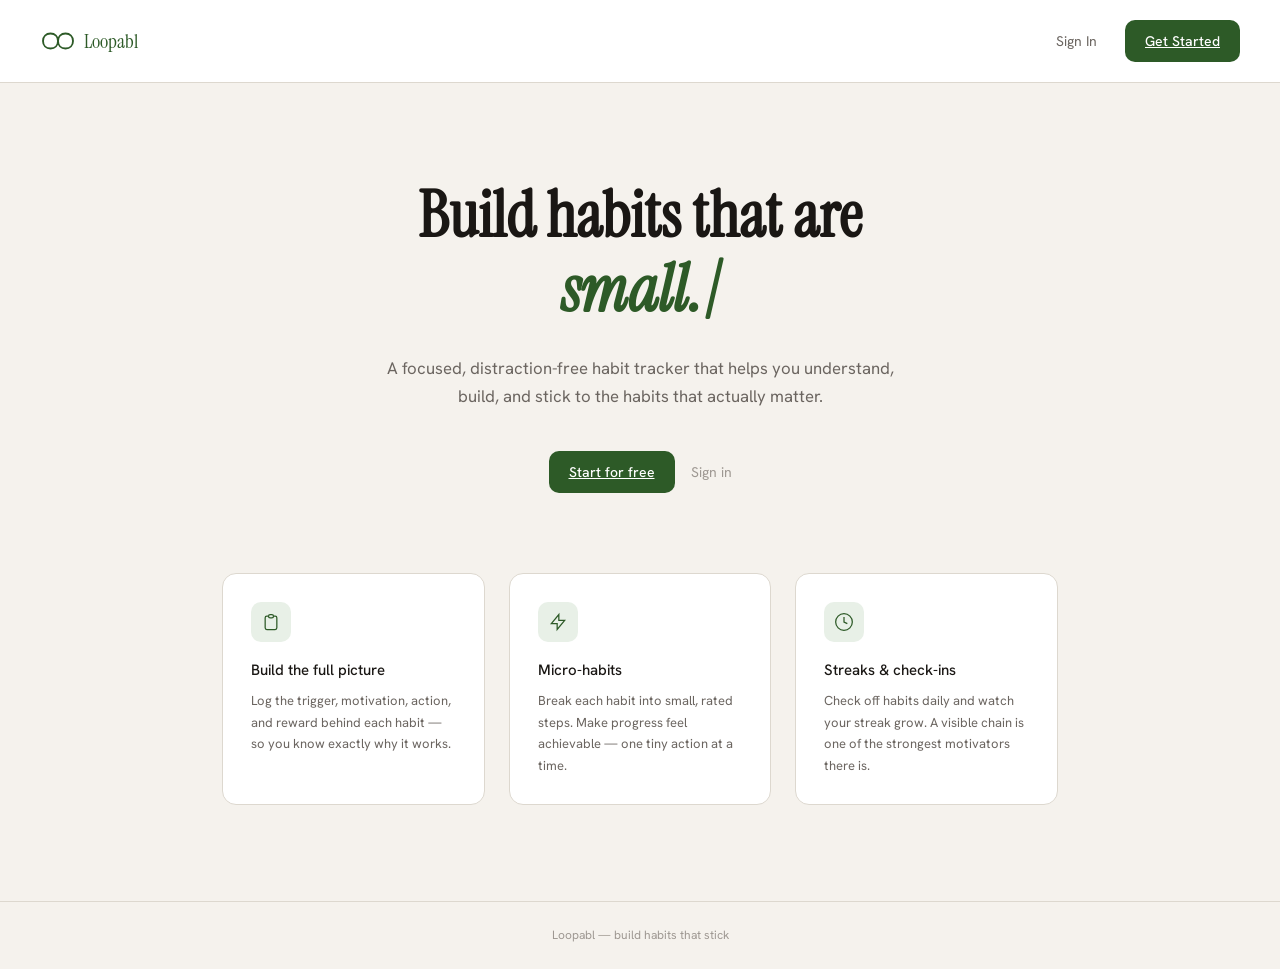
<file: index.html>
<!DOCTYPE html>
<html lang="en">
<head>
  <meta charset="UTF-8" />
  <meta name="viewport" content="width=device-width, initial-scale=1.0" />
  <title>Loopabl — Build habits that stick</title>
  <link rel="preconnect" href="https://fonts.googleapis.com" />
  <link rel="preconnect" href="https://fonts.gstatic.com" crossorigin />
  <link href="https://fonts.googleapis.com/css2?family=Instrument+Serif:ital@0;1&family=Hanken+Grotesk:wght@300;400;500;600&family=JetBrains+Mono:wght@500&display=swap" rel="stylesheet" />
  <link rel="stylesheet" href="style.css" />
  <script>
    try {
      if (Object.keys(localStorage).some(k => k.startsWith('sb-') && k.endsWith('-auth-token')))
        window.location.replace('/app');
    } catch(e) {}
  </script>
</head>
<body class="landing">

  <!-- ── Header ─────────────────────────────────────────────────────────────── -->
  <header class="landing-header">
    <a href="/" class="landing-logo">
      <svg class="logo-mark" viewBox="0 0 48 24" fill="none" aria-hidden="true">
        <path d="M24,12 C24,6 20,2 14,2 C8,2 4,6 4,12 C4,18 8,22 14,22 C20,22 24,18 24,12 C24,6 28,2 34,2 C40,2 44,6 44,12 C44,18 40,22 34,22 C28,22 24,18 24,12" stroke="currentColor" stroke-width="2.5" stroke-linecap="round" stroke-linejoin="round"/>
      </svg>
      Loopabl
    </a>
    <nav class="landing-nav">
      <a href="/login" class="landing-nav-signin">Sign In</a>
      <a href="/signup" class="btn-primary landing-nav-signup">Get Started</a>
    </nav>
  </header>

  <!-- ── Hero ───────────────────────────────────────────────────────────────── -->
  <section class="landing-hero">
    <h1 class="landing-headline">
      Build habits that are
      <span class="typewriter-wrap">
        <span id="typewriter-text" class="typewriter-text"></span><span class="typewriter-cursor">|</span>
      </span>
    </h1>
    <p class="landing-sub">
      A focused, distraction-free habit tracker that helps you understand,
      build, and stick to the habits that actually matter.
    </p>
    <div class="landing-cta">
      <a href="/signup" class="btn-primary landing-cta-primary">Start for free</a>
      <a href="/login" class="landing-cta-secondary">Sign in</a>
    </div>
  </section>

  <!-- ── Features ───────────────────────────────────────────────────────────── -->
  <section class="landing-features">
    <div class="landing-feature">
      <div class="landing-feature-icon">
        <svg viewBox="0 0 24 24" fill="none" stroke="currentColor" stroke-width="1.5"><path d="M9 5H7a2 2 0 00-2 2v12a2 2 0 002 2h10a2 2 0 002-2V7a2 2 0 00-2-2h-2M9 5a2 2 0 002 2h2a2 2 0 002-2M9 5a2 2 0 012-2h2a2 2 0 012 2"/></svg>
      </div>
      <h3>Build the full picture</h3>
      <p>Log the trigger, motivation, action, and reward behind each habit — so you know exactly why it works.</p>
    </div>
    <div class="landing-feature">
      <div class="landing-feature-icon">
        <svg viewBox="0 0 24 24" fill="none" stroke="currentColor" stroke-width="1.5"><path d="M13 10V3L4 14h7v7l9-11h-7z"/></svg>
      </div>
      <h3>Micro-habits</h3>
      <p>Break each habit into small, rated steps. Make progress feel achievable — one tiny action at a time.</p>
    </div>
    <div class="landing-feature">
      <div class="landing-feature-icon">
        <svg viewBox="0 0 24 24" fill="none" stroke="currentColor" stroke-width="1.5"><circle cx="12" cy="12" r="10"/><path d="M12 6v6l4 2"/></svg>
      </div>
      <h3>Streaks &amp; check-ins</h3>
      <p>Check off habits daily and watch your streak grow. A visible chain is one of the strongest motivators there is.</p>
    </div>
  </section>

  <!-- ── Footer ─────────────────────────────────────────────────────────────── -->
  <footer class="landing-footer">
    <span>Loopabl &mdash; build habits that stick</span>
  </footer>

  <script>
    const words = ['small.', 'stackable.', 'loopable.'];
    const el = document.getElementById('typewriter-text');
    let wordIdx = 0, charIdx = 0, deleting = false;

    function tick() {
      const word = words[wordIdx];
      if (!deleting) {
        charIdx++;
        el.textContent = word.slice(0, charIdx);
        if (charIdx === word.length) {
          deleting = true;
          setTimeout(tick, 2000);
          return;
        }
        setTimeout(tick, 90);
      } else {
        charIdx--;
        el.textContent = word.slice(0, charIdx);
        if (charIdx === 0) {
          deleting = false;
          wordIdx = (wordIdx + 1) % words.length;
          setTimeout(tick, 350);
          return;
        }
        setTimeout(tick, 45);
      }
    }

    tick();
  </script>

</body>
</html>
</file>
<file: style.css>
/* ── Reset & Base ──────────────────────────────────────── */
*, *::before, *::after { box-sizing: border-box; margin: 0; padding: 0; }

:root {
  --bg:          #f5f2ed;
  --paper:       #faf7f1;
  --surface:     #ffffff;
  --surface2:    #f0ece5;
  --toolbar:     #ebe4d8;
  --border:      #ddd8cf;
  --border2:     #c8c0b4;
  --rule:        #eae3d6;
  --text:        #1a1714;
  --text2:       #6b6560;
  --text3:       #9e9892;
  --accent:      #2d5a27;
  --accent-d:    #214019;
  --accent-lt:   #e8f0e7;
  --accent-bd:   #c0d9be;
  --danger:      #8b2020;
  --danger-lt:   #fbeaea;
  --warn:        #7a4f10;
  --warn-lt:     #fdf3e3;
  --gold:        #b07d2a;
  --gold-lt:     #fdf6e3;
  --p-low:       #9e9892;
  --p-med:       #b07d2a;
  --p-high:      #8b2020;
  --radius-sm:   6px;
  --radius-md:   10px;
  --radius-lg:   14px;
  --r-sm:        6px;
  --r-md:        10px;
  --r-lg:        14px;
  --r-pill:      999px;
  --shadow:      0 1px 3px rgba(0,0,0,0.07), 0 4px 12px rgba(0,0,0,0.04);
  --shadow-card: 0 1px 3px rgba(0,0,0,0.05), 0 4px 12px rgba(0,0,0,0.03);
  --shadow-pop:  0 1px 2px rgba(0,0,0,0.06);
  --serif:       'Instrument Serif', Georgia, 'Times New Roman', serif;
  --sans:        'Hanken Grotesk', system-ui, -apple-system, 'Segoe UI', sans-serif;
  --mono:        'JetBrains Mono', ui-monospace, 'SF Mono', Menlo, monospace;
}

body {
  font-family: var(--sans);
  background: var(--bg);
  color: var(--text);
  min-height: 100vh;
  font-size: 14px;
  line-height: 1.6;
}

/* ── Utility ───────────────────────────────────────────── */
.hidden { display: none !important; }

/* ── Login page layout ─────────────────────────────────── */
body.login-page {
  display: block;
  padding: 0;
}

.login-split {
  display: flex;
  min-height: 100vh;
}

.login-left {
  flex: 1;
  background: var(--accent);
  display: flex;
  flex-direction: column;
  padding: 3rem 3.5rem;
  color: #fff;
}

.logo--white { color: #fff; }

.login-brand-content {
  flex: 1;
  display: flex;
  flex-direction: column;
  justify-content: center;
  gap: 1.5rem;
}

.login-brand-mark {
  width: 72px;
  height: 36px;
  opacity: 0.25;
}

.login-brand-headline {
  font-family: var(--serif);
  font-size: 3rem;
  line-height: 1.1;
  color: #fff;
}

.login-brand-headline em {
  font-style: italic;
  color: rgba(255,255,255,0.7);
}

.login-brand-sub {
  color: rgba(255,255,255,0.6);
  font-size: 1rem;
  max-width: 28ch;
  line-height: 1.6;
}

.login-right {
  width: 460px;
  flex-shrink: 0;
  display: flex;
  align-items: center;
  justify-content: center;
  padding: 3rem 2rem;
  background: var(--bg);
}

.login-right .auth-card {
  width: 100%;
  max-width: 360px;
}

@media (max-width: 720px) {
  .login-split { flex-direction: column; }
  .login-left { padding: 2rem; }
  .login-brand-content { display: none; }
  .login-right { width: 100%; padding: 2rem 1.25rem; }
}

/* ── Auth Overlay ──────────────────────────────────────── */
.auth-overlay {
  position: fixed;
  inset: 0;
  background: var(--bg);
  display: flex;
  align-items: center;
  justify-content: center;
  z-index: 1000;
}

.auth-card {
  background: var(--surface);
  border: 1px solid var(--border);
  border-radius: var(--radius-lg);
  box-shadow: var(--shadow);
  padding: 2.5rem 2rem;
  width: 100%;
  max-width: 380px;
  display: flex;
  flex-direction: column;
  gap: 1.25rem;
}


.auth-heading {
  font-family: var(--serif);
  font-size: 1.5rem;
  color: var(--text);
}

.auth-switch {
  font-size: 13px;
  color: var(--text2);
  text-align: center;
}
.auth-switch a {
  color: var(--accent);
  text-decoration: none;
  font-weight: 500;
}
.auth-switch a:hover { text-decoration: underline; }

.auth-status {
  font-size: 13px;
  color: var(--accent);
  background: var(--accent-lt);
  border: 1px solid #c0d9be;
  border-radius: var(--radius-sm);
  padding: 8px 12px;
}

.auth-error {
  font-size: 13px;
  color: var(--danger);
  background: var(--danger-lt);
  border: 1px solid #e8c4c4;
  border-radius: var(--radius-sm);
  padding: 8px 12px;
}

.auth-form {
  display: flex;
  flex-direction: column;
  gap: 0.75rem;
}
.auth-form input {
  width: 100%;
  padding: 10px 14px;
  border: 1px solid var(--border2);
  border-radius: var(--radius-sm);
  background: var(--surface);
  font-size: 14px;
  color: var(--text);
  transition: border-color 0.15s;
}
.auth-form input:focus {
  outline: none;
  border-color: var(--accent);
}
.auth-submit { width: 100%; justify-content: center; }

.auth-divider {
  display: flex;
  align-items: center;
  gap: 0.75rem;
  color: var(--text3);
  font-size: 12px;
}
.auth-divider::before,
.auth-divider::after {
  content: '';
  flex: 1;
  height: 1px;
  background: var(--border);
}

.auth-google-btn {
  display: flex;
  align-items: center;
  justify-content: center;
  gap: 10px;
  width: 100%;
  padding: 10px 16px;
  border: 1px solid var(--border2);
  border-radius: var(--radius-sm);
  background: var(--surface);
  font-size: 14px;
  color: var(--text);
  cursor: pointer;
  transition: background 0.15s, border-color 0.15s;
}
.auth-google-btn:hover { background: var(--surface2); border-color: var(--border2); }
.auth-google-btn svg { width: 18px; height: 18px; flex-shrink: 0; }

/* ── Profile icon ──────────────────────────────────────── */
.profile-btn {
  display: flex;
  align-items: center;
  justify-content: center;
  width: 34px;
  height: 34px;
  border-radius: 50%;
  border: 1.5px solid var(--border);
  background: var(--surface2);
  color: var(--text2);
  cursor: pointer;
  transition: border-color 0.15s, color 0.15s, background 0.15s;
}
.profile-btn:hover { border-color: var(--accent); color: var(--accent); background: var(--accent-lt); }
.profile-btn svg { width: 18px; height: 18px; }

/* ── Profile dropdown ──────────────────────────────────── */
.profile-wrap { position: relative; }

.profile-menu {
  display: none;
  position: absolute;
  top: calc(100% + 8px);
  right: 0;
  min-width: 160px;
  background: var(--surface);
  border: 1px solid var(--border);
  border-radius: var(--radius-md);
  box-shadow: var(--shadow);
  overflow: hidden;
  z-index: 200;
}
.profile-menu.open { display: block; }

.profile-menu-item {
  display: block;
  width: 100%;
  padding: 10px 16px;
  font-size: 14px;
  font-family: inherit;
  text-align: left;
  text-decoration: none;
  color: var(--text);
  background: none;
  border: none;
  cursor: pointer;
  transition: background 0.1s;
}
.profile-menu-item:hover { background: var(--surface2); }
.profile-menu-danger { color: var(--danger); border-top: 1px solid var(--border); }
.profile-menu-danger:hover { background: var(--danger-lt); }

/* ── Back button (profile page) ────────────────────────── */
.back-btn {
  font-size: 13px;
  color: var(--text3);
  text-decoration: none;
  padding: 5px 0;
  transition: color 0.15s;
}
.back-btn:hover { color: var(--text); }

/* ── Profile page ──────────────────────────────────────── */
.profile-page {
  max-width: 480px;
  margin: 2.5rem auto;
  background: var(--surface);
  border: 1px solid var(--border);
  border-radius: var(--radius-lg);
  box-shadow: var(--shadow);
  padding: 2rem;
}
.profile-page-title {
  font-family: var(--serif);
  font-size: 1.4rem;
  margin-bottom: 1.5rem;
  color: var(--text);
}
.profile-form { display: flex; flex-direction: column; gap: 1.25rem; }

.form-field { display: flex; flex-direction: column; gap: 4px; }
.form-field label { font-size: 13px; font-weight: 500; color: var(--text2); }
.form-field input {
  padding: 10px 14px;
  border: 1px solid var(--border2);
  border-radius: var(--radius-sm);
  background: var(--surface);
  font-size: 14px;
  font-family: inherit;
  color: var(--text);
  transition: border-color 0.15s;
}
.form-field input:focus { outline: none; border-color: var(--accent); }
.form-field input:disabled { background: var(--surface2); color: var(--text3); cursor: not-allowed; }
.form-hint { font-size: 12px; color: var(--text3); }

.profile-msg { font-size: 13px; padding: 8px 12px; border-radius: var(--radius-sm); }
.profile-msg--success { color: var(--accent);  background: var(--accent-lt);  border: 1px solid #c0d9be; }
.profile-msg--error   { color: var(--danger);  background: var(--danger-lt);  border: 1px solid #e8c4c4; }

/* ── Sign Out ───────────────────────────────────────────── */
.sign-out-btn {
  font-size: 13px;
  color: var(--text3);
  background: none;
  border: 1px solid var(--border);
  border-radius: var(--radius-sm);
  padding: 5px 12px;
  cursor: pointer;
  transition: color 0.15s, border-color 0.15s;
}
.sign-out-btn:hover { color: var(--danger); border-color: var(--danger); }

/* ── Landing page ──────────────────────────────────────── */
.landing { display: flex; flex-direction: column; min-height: 100vh; }

.landing-header {
  display: flex;
  align-items: center;
  justify-content: space-between;
  padding: 1.25rem 2.5rem;
  border-bottom: 1px solid var(--border);
  background: var(--surface);
  position: sticky;
  top: 0;
  z-index: 10;
}

.landing-logo {
  display: flex;
  align-items: center;
  gap: 0.5rem;
  font-family: var(--serif);
  font-size: 20px;
  color: var(--accent);
  text-decoration: none;
}

.landing-nav { display: flex; align-items: center; gap: 0.75rem; }
.landing-nav-signin {
  font-size: 14px;
  color: var(--text2);
  text-decoration: none;
  padding: 7px 16px;
  border-radius: var(--radius-sm);
  transition: color 0.15s;
}
.landing-nav-signin:hover { color: var(--text); }
.landing-nav-signup { font-size: 14px; padding: 7px 18px; }

.landing-hero {
  flex: 1;
  display: flex;
  flex-direction: column;
  align-items: center;
  text-align: center;
  padding: 6rem 2rem 5rem;
  max-width: 680px;
  margin: 0 auto;
}

.landing-headline {
  font-family: var(--serif);
  font-size: clamp(2.6rem, 6vw, 4rem);
  line-height: 1.15;
  color: var(--text);
  margin-bottom: 1.5rem;
}
.landing-headline em { color: var(--accent); font-style: italic; }

.typewriter-wrap {
  display: block;
  color: var(--accent);
  font-style: italic;
  min-height: 1.2em;
}

.typewriter-cursor {
  display: inline-block;
  margin-left: 2px;
  animation: blink 0.65s step-end infinite;
}

@keyframes blink {
  50% { opacity: 0; }
}

.landing-sub {
  font-size: 1.05rem;
  color: var(--text2);
  line-height: 1.7;
  max-width: 520px;
  margin-bottom: 2.5rem;
}

.landing-cta { display: flex; align-items: center; gap: 1rem; }
.landing-cta-primary { font-size: 15px; padding: 11px 26px; }
.landing-cta-secondary {
  font-size: 14px;
  color: var(--text3);
  text-decoration: none;
  transition: color 0.15s;
}
.landing-cta-secondary:hover { color: var(--text); }

.landing-features {
  display: grid;
  grid-template-columns: repeat(auto-fit, minmax(220px, 1fr));
  gap: 1.5rem;
  max-width: 900px;
  margin: 0 auto;
  padding: 0 2rem 6rem;
}

.landing-feature {
  background: var(--surface);
  border: 1px solid var(--border);
  border-radius: var(--radius-lg);
  padding: 1.75rem;
}
.landing-feature-icon {
  width: 40px;
  height: 40px;
  background: var(--accent-lt);
  border-radius: var(--radius-md);
  display: flex;
  align-items: center;
  justify-content: center;
  margin-bottom: 1rem;
  color: var(--accent);
}
.landing-feature-icon svg { width: 20px; height: 20px; }
.landing-feature h3 { font-size: 15px; font-weight: 500; margin-bottom: 0.5rem; color: var(--text); }
.landing-feature p  { font-size: 13px; color: var(--text2); line-height: 1.65; }

.landing-footer {
  text-align: center;
  padding: 1.5rem;
  font-size: 12px;
  color: var(--text3);
  border-top: 1px solid var(--border);
}

/* ── Layout ────────────────────────────────────────────── */
.page-header {
  background: var(--surface);
  border-bottom: 1px solid var(--border);
  padding: 0 2rem;
  display: flex;
  align-items: center;
  justify-content: space-between;
  height: 64px;
  position: sticky;
  top: 0;
  z-index: 100;
}

.logo {
  display: flex;
  align-items: center;
  gap: 0.5rem;
  font-family: var(--serif);
  font-size: 20px;
  color: var(--accent);
  text-decoration: none;
}

.logo-mark {
  width: 36px;
  height: 18px;
  flex-shrink: 0;
}

.main {
  max-width: 860px;
  margin: 0 auto;
  padding: 2rem 1.5rem 4rem;
}

/* ── Add Category Bar ──────────────────────────────────── */
body.mode-view .add-bar { display: none; }

.add-bar {
  display: flex;
  gap: 8px;
  margin-bottom: 2rem;
}

.add-bar input {
  flex: 1;
  padding: 10px 14px;
  border: 1px solid var(--border2);
  border-radius: var(--radius-md);
  background: var(--surface);
  color: var(--text);
  font-family: var(--sans);
  font-size: 14px;
  outline: none;
  transition: border-color .15s;
}

.add-bar input:focus { border-color: var(--accent); }
.add-bar input::placeholder { color: var(--text3); }

.btn-primary {
  padding: 10px 20px;
  background-color: #2d5a27;
  color: #fff;
  border: none;
  border-radius: var(--radius-md);
  font-family: var(--sans);
  font-size: 14px;
  font-weight: 500;
  cursor: pointer;
  white-space: nowrap;
  transition: opacity .15s;
}

.btn-primary:hover { opacity: 0.88; }

/* ── Category Block ────────────────────────────────────── */
.category-block {
  background: var(--surface);
  border: 1px solid var(--border);
  border-radius: var(--radius-lg);
  margin-bottom: 1.25rem;
  box-shadow: var(--shadow);
  overflow: hidden;
}

/* In view mode, gap divs own the spacing so margin becomes dead-zone-free */
#app.app--view .category-block { margin-bottom: 0; }
#app.app--view .habit-card { margin-bottom: 0; }

.cat-header {
  display: flex;
  align-items: center;
  border-bottom: 1px solid var(--border);
}

.cat-toggle {
  flex: 1;
  display: flex;
  align-items: center;
  gap: 10px;
  padding: 14px 18px;
  background: none;
  border: none;
  cursor: pointer;
  text-align: left;
  font-family: var(--sans);
  color: var(--text);
}

.cat-toggle:hover { background: var(--surface2); }

.cat-name {
  font-family: var(--serif);
  font-size: 17px;
  color: var(--text);
}

.cat-count {
  font-size: 12px;
  color: var(--text3);
  font-weight: 300;
}

.cat-del {
  padding: 14px 16px;
  background: none;
  border: none;
  cursor: pointer;
  color: var(--text3);
  font-size: 16px;
  transition: color .15s;
}

.cat-del:hover { color: var(--danger); }

.cat-body {
  padding: 16px;
}

/* ── Habit Card ─────────────────────────────────────────── */
.habit-card {
  border: 1px solid var(--border);
  border-radius: var(--radius-md);
  margin-bottom: 10px;
  overflow: hidden;
}

.habit-header {
  display: flex;
  align-items: center;
  gap: 10px;
  padding: 11px 14px;
  background: var(--surface2);
  cursor: pointer;
  user-select: none;
  transition: background .15s;
}

.habit-header:hover { background: var(--bg); }

.habit-name {
  flex: 1;
  font-weight: 500;
  font-size: 14px;
}

/* ── Badges ─────────────────────────────────────────────── */
.badge {
  font-size: 11px;
  font-weight: 500;
  padding: 3px 8px;
  border-radius: 20px;
  letter-spacing: 0.2px;
}

.badge-pos { background: var(--accent-lt); color: var(--accent); }
.badge-neg { background: var(--danger-lt); color: var(--danger); }

.help-icon {
  display: inline-flex;
  align-items: center;
  justify-content: center;
  margin-left: 8px;
  padding: 0 6px;
  min-width: 20px;
  height: 20px;
  border-radius: 6px;
  background: #ffffff;
  color: #111111;
  border: 1px solid #d1d1d1;
  box-shadow: 0 1px 2px rgba(0,0,0,0.06);
  font-size: 12px;
  font-weight: 600;
  line-height: 1;
  cursor: help;
  transition: transform .15s ease, background .15s ease, border-color .15s ease;
}

.help-icon:hover {
  transform: scale(1.03);
  background: #f8f8f8;
  border-color: #a8a8a8;
}

.priority-dot {
  width: 9px; height: 9px;
  border-radius: 50%;
  flex-shrink: 0;
}

.p-low  { background: var(--p-low); }
.p-med  { background: var(--p-med); }
.p-high { background: var(--p-high); }

.priority-label {
  font-size: 11px;
  color: var(--text3);
  text-transform: capitalize;
}

.chevron {
  font-size: 10px;
  color: var(--text3);
  transition: transform .2s;
  display: inline-block;
}

.chevron.open { transform: rotate(180deg); }

/* ── Habit Body ─────────────────────────────────────────── */
.habit-body {
  padding: 16px;
  border-top: 1px solid var(--border);
}

.meta-row {
  display: flex;
  gap: 16px;
  margin-bottom: 14px;
  flex-wrap: wrap;
}

.field-label {
  display: flex;
  flex-direction: column;
  gap: 4px;
  font-size: 11px;
  font-weight: 500;
  color: var(--text2);
  text-transform: uppercase;
  letter-spacing: 0.5px;
}

.field-label input,
.field-label select {
  padding: 7px 10px;
  border: 1px solid var(--border2);
  border-radius: var(--radius-sm);
  background: var(--surface);
  color: var(--text);
  font-family: var(--sans);
  font-size: 13px;
  font-weight: 400;
  outline: none;
  transition: border-color .15s;
}

.field-label input:focus,
.field-label select:focus { border-color: var(--accent); }

.fields-grid {
  display: grid;
  grid-template-columns: 1fr 1fr;
  gap: 12px;
  margin-bottom: 18px;
}

.fields-grid .field-label input { width: 100%; }

/* ── Microhabit Table ───────────────────────────────────── */
.micro-section { margin-top: 4px; }

.section-label {
  font-size: 11px;
  font-weight: 500;
  text-transform: uppercase;
  letter-spacing: 0.6px;
  color: var(--text3);
  margin-bottom: 8px;
}

.micro-display-section {
  margin-top: 16px;
  padding: 14px 16px;
  background: var(--surface2);
  border: 1px solid var(--border);
  border-radius: var(--radius-md);
}

.micro-display-header {
  display: flex;
  align-items: center;
  justify-content: space-between;
  gap: 12px;
  margin-bottom: 12px;
}

.micro-toggle {
  display: inline-flex;
  align-items: center;
  gap: 6px;
  padding: 6px 10px;
  border: 1px solid var(--border2);
  border-radius: var(--radius-md);
  background: var(--surface);
  color: var(--text2);
  font-size: 12px;
  cursor: pointer;
  transition: background .15s, border-color .15s, color .15s;
}

.micro-toggle:hover {
  background: var(--surface2);
  border-color: var(--border);
  color: var(--text);
}

.micro-display-body.collapsed {
  display: none;
}

.table-scroll { overflow-x: auto; }

.micro-table {
  width: 100%;
  border-collapse: collapse;
  font-size: 13px;
  min-width: 540px;
}

.micro-table th {
  text-align: left;
  padding: 7px 10px;
  background: var(--surface2);
  border: 1px solid var(--border);
  color: var(--text2);
  font-size: 11px;
  font-weight: 500;
  text-transform: uppercase;
  letter-spacing: 0.4px;
  white-space: nowrap;
}

.micro-table td {
  border: 1px solid var(--border);
  padding: 4px 6px;
  vertical-align: middle;
}

.micro-table td.desc-cell { width: 38%; }

.micro-input {
  width: 100%;
  padding: 5px 7px;
  border: none;
  background: transparent;
  color: var(--text);
  font-family: var(--sans);
  font-size: 13px;
  outline: none;
}

.micro-input:focus { background: var(--surface2); border-radius: 4px; }

.rating-select {
  width: 100%;
  padding: 5px 4px;
  border: none;
  background: transparent;
  color: var(--text);
  font-family: var(--sans);
  font-size: 13px;
  cursor: pointer;
  outline: none;
}

.rating-select:focus { background: var(--surface2); }

.action-cell { width: 36px; text-align: center; }

.icon-btn {
  background: none;
  border: none;
  cursor: pointer;
  font-size: 13px;
  color: var(--text3);
  padding: 3px 6px;
  border-radius: var(--radius-sm);
  transition: color .15s, background .15s;
}

.icon-btn.danger:hover { color: var(--danger); background: var(--danger-lt); }

.empty-row {
  text-align: center;
  color: var(--text3);
  padding: 14px;
  font-style: italic;
}

.add-micro-btn {
  margin-top: 8px;
  padding: 6px 12px;
  font-size: 12px;
  font-family: var(--sans);
  background: none;
  border: 1px solid var(--border2);
  border-radius: var(--radius-sm);
  color: var(--text2);
  cursor: pointer;
  transition: background .15s, color .15s;
}

.add-micro-btn:hover { background: var(--surface2); color: var(--text); }

/* ── Habit Footer ───────────────────────────────────────── */
.habit-footer {
  display: flex;
  justify-content: flex-end;
  margin-top: 14px;
  padding-top: 12px;
  border-top: 1px solid var(--border);
}

.danger-btn {
  padding: 6px 14px;
  font-size: 12px;
  font-family: var(--sans);
  background: none;
  border: 1px solid var(--border2);
  border-radius: var(--radius-sm);
  color: var(--danger);
  cursor: pointer;
  transition: background .15s;
}

.danger-btn:hover { background: var(--danger-lt); }

/* ── Add Habit Button ───────────────────────────────────── */
.add-habit-btn {
  margin-top: 6px;
  padding: 8px 14px;
  font-size: 13px;
  font-family: var(--sans);
  background: none;
  border: 1px dashed var(--border2);
  border-radius: var(--radius-md);
  color: var(--text2);
  cursor: pointer;
  width: 100%;
  transition: background .15s, color .15s, border-color .15s;
}

.add-habit-btn:hover {
  background: var(--accent-lt);
  color: var(--accent);
  border-color: var(--accent);
}

/* ── Toolbar ─────────────────────────────────────────────── */
.toolbar {
  position: sticky;
  top: 64px;
  z-index: 90;
  background: #e5dfd6;
  border-bottom: 1px solid var(--border2);
  height: 48px;
  overflow: visible;
}

.toolbar-inner {
  max-width: 860px;
  margin: 0 auto;
  padding: 0 1.5rem;
  display: flex;
  align-items: center;
  height: 100%;
}

.toolbar-section {
  display: flex;
  align-items: center;
  gap: 8px;
  padding: 0 16px;
  flex-shrink: 0;
}

.toolbar-label {
  font-size: 10px;
  font-weight: 600;
  text-transform: uppercase;
  letter-spacing: 0.6px;
  color: var(--text2);
  white-space: nowrap;
}

.toolbar-group {
  display: flex;
  gap: 4px;
}

.toolbar-sep {
  width: 1px;
  height: 22px;
  background: var(--border2);
  flex-shrink: 0;
}

.toolbar-btn {
  padding: 5px 11px;
  font-family: var(--sans);
  font-size: 12px;
  font-weight: 500;
  border: 1px solid var(--border2);
  border-radius: var(--radius-sm);
  background: var(--surface);
  color: var(--text2);
  cursor: pointer;
  white-space: nowrap;
  transition: background .15s, color .15s, border-color .15s;
}

.toolbar-btn:hover { background: var(--surface2); color: var(--text); border-color: var(--border2); }

.toolbar-btn-danger { color: var(--danger); border-color: #d9a0a0; }
.toolbar-btn-danger:hover { background: var(--danger-lt); color: var(--danger); border-color: var(--danger); }

/* ── Mode Buttons ────────────────────────────────────────── */
.mode-btn {
  padding: 5px 11px;
  font-family: var(--sans);
  font-size: 12px;
  font-weight: 500;
  border: 1px solid var(--border2);
  border-radius: var(--radius-sm);
  background: var(--surface);
  color: var(--text2);
  cursor: pointer;
  transition: background .15s, color .15s, border-color .15s;
}

.mode-btn:hover { background: var(--surface2); color: var(--text); }

.mode-btn.active {
  background: #d3d3d3;
  color: #3d3d3d;
  border-color: var(--accent);
  font-weight: 600;
}

/* ── Export Dropdown ─────────────────────────────────────── */
.toolbar-dropdown { position: relative; }

.toolbar-btn-caret {
  display: flex;
  align-items: center;
  gap: 5px;
}

.btn-caret {
  font-size: 9px;
  opacity: 0.7;
}

.toolbar-dropdown-menu {
  display: none;
  position: absolute;
  top: calc(100% + 5px);
  left: 0;
  background: var(--surface);
  border: 1px solid var(--border2);
  border-radius: var(--radius-sm);
  box-shadow: var(--shadow);
  z-index: 200;
  min-width: 90px;
  overflow: hidden;
}

.toolbar-dropdown-menu.open { display: block; }

.toolbar-dropdown-menu button {
  display: block;
  width: 100%;
  padding: 8px 14px;
  text-align: left;
  background: none;
  border: none;
  font-family: var(--sans);
  font-size: 13px;
  color: var(--text);
  cursor: pointer;
  transition: background .15s;
}

.toolbar-dropdown-menu button:hover { background: var(--surface2); }

/* ── Habit Header Columns (type + priority) ─────────────── */
.habit-type-col {
  display: flex;
  justify-content: center;
  align-items: center;
  min-width: 80px;
  flex-shrink: 0;
}

.habit-priority-col {
  display: flex;
  justify-content: center;
  align-items: center;
  gap: 5px;
  min-width: 76px;
  flex-shrink: 0;
}

/* ── View Mode Habit Cards ───────────────────────────────── */
.habit-check {
  width: 26px;
  height: 26px;
  border-radius: 50%;
  border: 1.5px solid var(--border2);
  background: transparent;
  cursor: pointer;
  flex-shrink: 0;
  display: flex;
  align-items: center;
  justify-content: center;
  color: var(--text3);
  transition: border-color 0.15s, background 0.15s, color 0.15s;
}
.habit-check svg { width: 11px; height: 11px; }
.habit-check:hover { border-color: var(--accent); color: var(--accent); }
.habit-check.done {
  background: var(--accent);
  border-color: var(--accent);
  color: #fff;
}

.habit-streak {
  font-size: 11px;
  font-weight: 500;
  color: var(--accent);
  background: var(--accent-lt);
  border: 1px solid #c0d9be;
  border-radius: 20px;
  padding: 1px 7px;
  flex-shrink: 0;
  white-space: nowrap;
}
.habit-streak::before { content: '🔥 '; }

.view-habit-card { cursor: default; }

.view-habit-header { cursor: pointer; }

.drag-handle {
  font-size: 16px;
  color: var(--text3);
  cursor: grab;
  user-select: none;
  flex-shrink: 0;
  line-height: 1;
}

.drag-handle:active { cursor: grabbing; }

.view-habit-card.dragging { opacity: 0.45; }

/* ── Category Drag (View Mode) ───────────────────────────── */
.cat-drag-handle {
  padding: 14px 6px 14px 14px;
}

.category-block.cat-dragging { opacity: 0.45; }

/* ── Drop position indicators (shared by habits + categories) */
.drop-before { box-shadow: 0 -3px 0 var(--accent); }
.drop-after  { box-shadow: 0  3px 0 var(--accent); }

/* ── Category gap drop zones ─────────────────────────────── */
.cat-drop-gap {
  height: 1.25rem;
  position: relative;
  transition: height 0.15s ease, margin-top 0.15s ease;
}
.cat-drop-gap.drop-active {
  height: 2.5rem;
  margin-top: -0.625rem;
}
.app--cat-dragging .cat-drop-gap:last-child {
  height: 2.5rem;
}
.category-block {
  transition: transform 0.15s ease;
}
.category-block.shift-up {
  transform: translateY(-0.625rem);
}
.cat-drop-gap.drop-active::after {
  content: '';
  display: block;
  position: absolute;
  left: 0;
  right: 0;
  top: 50%;
  transform: translateY(-50%);
  height: 2px;
  background: var(--accent);
  border-radius: 1px;
  box-shadow: 0 0 0 4px rgba(45, 90, 39, 0.1), 0 0 12px rgba(45, 90, 39, 0.3);
}

/* ── Habit gap drop zones ────────────────────────────────── */
.habit-drop-gap {
  height: 0.5rem;
  position: relative;
  transition: height 0.15s ease, margin-top 0.15s ease;
}
.category-block.habit-drag-active .habit-drop-gap.drop-active {
  height: 1.75rem;
  margin-top: -0.625rem;
}
.view-habit-card {
  transition: transform 0.15s ease;
}
.view-habit-card.shift-up {
  transform: translateY(-0.625rem);
}
.habit-drop-gap.drop-active::after {
  content: '';
  display: block;
  position: absolute;
  left: 0;
  right: 0;
  top: 50%;
  transform: translateY(-50%);
  height: 2px;
  background: var(--accent);
  border-radius: 1px;
  box-shadow: 0 0 0 4px rgba(45, 90, 39, 0.1), 0 0 12px rgba(45, 90, 39, 0.3);
}

/* ── Priority Pill (View Mode) ───────────────────────────── */
.priority-pill {
  font-size: 11px;
  font-weight: 600;
  padding: 2px 8px;
  border-radius: 20px;
  text-transform: uppercase;
  letter-spacing: 0.3px;
  flex-shrink: 0;
}

.priority-pill-high   { background: var(--danger-lt);  color: var(--danger); }
.priority-pill-medium { background: var(--warn-lt);    color: var(--warn); }
.priority-pill-low    { background: var(--surface2);   color: var(--text3); }

/* ── View Mode Read-only Fields ──────────────────────────── */
.view-fields-grid {
  display: grid;
  grid-template-columns: 1fr 1fr;
  gap: 10px;
  margin-bottom: 16px;
}

.view-field {
  display: flex;
  flex-direction: column;
  gap: 3px;
}

.view-field-label {
  font-size: 10px;
  font-weight: 600;
  text-transform: uppercase;
  letter-spacing: 0.5px;
  color: var(--text3);
}

.view-field-value {
  font-size: 13px;
  color: var(--text);
}

/* ── View Mode Table ─────────────────────────────────────── */
.view-table td.rating-cell {
  text-align: center;
  font-weight: 600;
  color: var(--text2);
}

.view-table td.rating-cell[data-val="5"] { color: var(--accent); }
.view-table td.rating-cell[data-val="4"] { color: var(--accent); opacity: 0.75; }
.view-table td.rating-cell[data-val="1"] { color: var(--danger); }
.view-table td.rating-cell[data-val="2"] { color: var(--danger); opacity: 0.65; }

/* ── Empty States ───────────────────────────────────────── */
.empty-msg {
  color: var(--text3);
  font-style: italic;
  font-size: 13px;
  padding: 8px 0;
}

.empty-state {
  text-align: center;
  padding: 4rem 2rem;
  color: var(--text3);
}

.empty-state p:first-child {
  font-family: var(--serif);
  font-size: 20px;
  color: var(--text2);
  margin-bottom: 6px;
}

/* ═══════════════════════════════════════════════════════════
   App Shell — Notion-inspired dark theme
   ═══════════════════════════════════════════════════════════ */

html.app-shell, html.app-shell body { height: 100%; overflow: hidden; }

/* ── Dark theme token overrides (only inside body.lab) ──── */
body.lab {
  --bg:         #191919;
  --paper:      #191919;
  --surface:    #202020;
  --surface2:   rgba(255,255,255,0.055);
  --toolbar:    #202020;
  --border:     rgba(255,255,255,0.09);
  --border2:    rgba(255,255,255,0.16);
  --rule:       rgba(255,255,255,0.06);
  --text:       rgba(255,255,255,0.87);
  --text2:      rgba(255,255,255,0.5);
  --text3:      rgba(255,255,255,0.3);
  --accent:     #5c9e55;
  --accent-d:   #4e8e47;
  --accent-lt:  rgba(92,158,85,0.15);
  --accent-bd:  rgba(92,158,85,0.35);
  --danger:     #e05555;
  --danger-lt:  rgba(224,85,85,0.12);
  --warn:       #d4922a;
  --warn-lt:    rgba(212,146,42,0.12);
  --p-low:      rgba(255,255,255,0.28);
  --p-med:      #d4922a;
  --p-high:     #e05555;
  --shadow:     none;
  --shadow-card: none;
  --shadow-pop: 0 4px 20px rgba(0,0,0,0.5);
  --r-sm: 4px;
  --r-md: 6px;
  --r-lg: 8px;
  --sans: 'Inter', system-ui, -apple-system, 'Segoe UI', sans-serif;
  --serif: 'Inter', system-ui, -apple-system, 'Segoe UI', sans-serif;
  --mono: 'JetBrains Mono', ui-monospace, monospace;
  /* semantic interaction tokens */
  --item-hover:  rgba(255,255,255,0.055);
  --item-active: rgba(255,255,255,0.085);
  --row-hover:   rgba(255,255,255,0.025);
  --row-sep:     rgba(255,255,255,0.05);

  font-family: var(--sans);
  color: var(--text);
  background: var(--bg);
  font-size: 14px;
  line-height: 1.5;
  height: 100%;
  overflow: hidden;
  -webkit-font-smoothing: antialiased;
}
body.lab *, body.lab *::before, body.lab *::after { box-sizing: border-box; }

/* ── Shell layout ─────────────────────────────────────────── */
.ss-root { display: flex; height: 100vh; }

/* ── Sidebar ──────────────────────────────────────────────── */
.sb {
  width: 240px; flex-shrink: 0;
  background: var(--paper);
  display: flex; flex-direction: column;
  padding: 4px 6px 8px;
  overflow-y: auto;
  transition: width 0.22s ease, padding 0.22s ease;
}

body.sidebar-closed .sb {
  width: 0; padding: 0;
  overflow: hidden; min-width: 0;
}

.sb-brand { padding: 8px 6px 6px; }
.sb-brand .logo {
  display: inline-flex; align-items: center; gap: 8px;
  font-family: var(--sans); font-size: 14px; font-weight: 500;
  color: var(--text); text-decoration: none;
  padding: 5px 6px;
  border-radius: 4px;
  width: 100%;
  transition: background .1s;
}
.sb-brand .logo:hover { background: rgba(255,255,255,0.055); }
.sb-brand .logo-mark { width: 18px; height: 9px; flex-shrink: 0; color: var(--accent); }

.sb-section { display: flex; flex-direction: column; margin-bottom: 2px; }

.sb-section-head {
  display: flex; align-items: center; justify-content: space-between;
  padding: 6px 8px 2px;
  margin-top: 8px;
}
.sb-section-head .eyebrow {
  font-family: var(--sans);
  font-size: 11px;
  font-weight: 500;
  letter-spacing: 0.04em;
  color: rgba(255,255,255,0.28);
  text-transform: none;
}

.sb-add {
  width: 18px; height: 18px; border-radius: 3px;
  background: transparent; border: 0; color: rgba(255,255,255,0.28);
  cursor: pointer; font-size: 16px; line-height: 1;
  display: flex; align-items: center; justify-content: center;
}
.sb-add:hover { background: rgba(255,255,255,0.08); color: var(--text); }

.sb-new-cat-wrap {
  padding: 4px 2px;
}
.sb-new-cat-input {
  width: 100%;
  padding: 5px 8px;
  font: 400 13px/1.3 var(--sans);
  background: rgba(255,255,255,0.06);
  border: 1px solid rgba(255,255,255,0.12);
  border-radius: 4px;
  color: var(--text);
  outline: none;
}
.sb-new-cat-input::placeholder { color: rgba(255,255,255,0.28); }
.sb-new-cat-input:focus { border-color: var(--accent); background: rgba(255,255,255,0.09); }

.sb-item, .sb-cat {
  appearance: none; border: 0; background: transparent;
  width: 100%; text-align: left;
  display: flex; align-items: center; gap: 8px;
  padding: 5px 8px;
  font: 400 14px/1.3 var(--sans);
  color: rgba(255,255,255,0.5);
  border-radius: 4px;
  cursor: pointer;
  transition: background .1s, color .1s;
  user-select: none;
}
.sb-item.on { background: rgba(255,255,255,0.085); color: rgba(255,255,255,0.87); }
.sb-cat.on  { background: rgba(255,255,255,0.085); color: rgba(255,255,255,0.87); }
.sb-item:hover, .sb-cat:hover { background: rgba(255,255,255,0.055); color: rgba(255,255,255,0.87); }
.sb-item svg { opacity: 0.5; flex-shrink: 0; transition: opacity .1s; }
.sb-item.on svg, .sb-item:hover svg { opacity: 1; }

.sb-cat-dot {
  width: 5px; height: 5px; border-radius: 50%;
  background: rgba(255,255,255,0.2); margin-left: 3px; flex-shrink: 0;
}
.sb-cat.on .sb-cat-dot { background: var(--accent); }
.sb-cat-n { margin-left: auto; font-size: 11px; color: rgba(255,255,255,0.25); font-family: var(--mono); }

.sb-spacer { flex: 1; }

.profile-wrap-sb { position: relative; }

.sb-foot {
  display: flex; align-items: center; gap: 8px;
  padding: 6px 8px;
  margin-top: 4px;
  border-top: 1px solid rgba(255,255,255,0.06);
  padding-top: 10px;
  width: 100%; background: transparent; border-left: 0; border-right: 0; border-bottom: 0;
  cursor: pointer;
  border-radius: 4px;
  transition: background .1s;
}
.sb-foot:hover { background: rgba(255,255,255,0.055); }

.sb-avatar {
  width: 22px; height: 22px; border-radius: 4px;
  background: var(--accent-lt); color: var(--accent);
  display: inline-flex; align-items: center; justify-content: center;
  font-family: var(--sans); font-size: 11px; font-weight: 600;
  flex-shrink: 0;
}

.profile-wrap-sb .profile-menu {
  bottom: calc(100% + 4px);
  top: auto;
  background: #2a2a2a;
  border-color: rgba(255,255,255,0.12);
}
.profile-wrap-sb .profile-menu .profile-menu-item {
  color: rgba(255,255,255,0.75);
}
.profile-wrap-sb .profile-menu .profile-menu-item:hover {
  background: rgba(255,255,255,0.06);
}
.profile-wrap-sb .profile-menu .profile-menu-danger {
  color: var(--danger);
  border-top-color: rgba(255,255,255,0.08);
}
.profile-wrap-sb .profile-menu .profile-menu-danger:hover {
  background: var(--danger-lt);
}

/* ── Stage ────────────────────────────────────────────────── */
.sb-stage { flex: 1; display: flex; flex-direction: column; overflow: hidden; min-width: 0; }

.sb-topbar {
  height: 44px; padding: 0 16px;
  display: flex; align-items: center; gap: 6px;
  border-bottom: 1px solid rgba(255,255,255,0.07);
  background: var(--paper);
  flex-shrink: 0;
}

.sb-crumbs { display: flex; align-items: center; gap: 6px; }
.sb-crumb-sep { font-size: 12px; color: rgba(255,255,255,0.2); }
.sb-crumb { font-size: 13px; font-weight: 400; }
.sb-crumb.active { color: rgba(255,255,255,0.75); }
.sb-crumb.dim { color: rgba(255,255,255,0.3); }

.sb-topbar-spacer { flex: 1; }

.sb-search-trigger {
  height: 26px; padding: 0 9px;
  background: rgba(255,255,255,0.06) !important;
  border: 1px solid rgba(255,255,255,0.08) !important;
  color: rgba(255,255,255,0.3) !important;
  font-size: 12px; font-family: var(--sans);
  display: inline-flex; align-items: center; gap: 6px;
  border-radius: 4px; cursor: pointer;
  transition: background .1s;
}
.sb-search-trigger:hover {
  background: rgba(255,255,255,0.09) !important;
  color: rgba(255,255,255,0.5) !important;
}

.sb-content { flex: 1; overflow: auto; background: var(--bg); }

/* ── Shared primitives ────────────────────────────────────── */
body.lab .eyebrow {
  font-family: var(--sans); font-size: 11px; font-weight: 500;
  letter-spacing: 0.04em; text-transform: none;
  color: rgba(255,255,255,0.35);
}
body.lab .eyebrow.accent { color: var(--accent); }
body.lab .serif { font-family: var(--sans); }
body.lab .small  { font-size: 13px; color: rgba(255,255,255,0.45); }
body.lab .meta   { font-size: 12px; color: rgba(255,255,255,0.3); }

body.lab .btn {
  display: inline-flex; align-items: center; gap: 6px;
  padding: 5px 11px;
  border-radius: var(--r-sm);
  font: 500 13px/1 var(--sans);
  border: 1px solid rgba(255,255,255,0.14);
  background: rgba(255,255,255,0.06);
  color: rgba(255,255,255,0.6);
  cursor: pointer;
  transition: background .1s, color .1s;
  white-space: nowrap;
}
body.lab .btn:hover { background: rgba(255,255,255,0.1); color: rgba(255,255,255,0.87); }
body.lab .btn.primary {
  background: var(--accent); color: #fff;
  border-color: var(--accent); font-weight: 500;
}
body.lab .btn.primary:hover { background: var(--accent-d); border-color: var(--accent-d); }
body.lab .btn.ghost { border-color: transparent; background: transparent; color: rgba(255,255,255,0.45); }
body.lab .btn.ghost:hover { background: rgba(255,255,255,0.06); color: rgba(255,255,255,0.75); }

body.lab .kbd {
  display: inline-flex; align-items: center; justify-content: center;
  min-width: 18px; height: 16px; padding: 0 4px;
  font: 500 10px/1 var(--mono);
  background: rgba(255,255,255,0.06); color: rgba(255,255,255,0.35);
  border: 1px solid rgba(255,255,255,0.12);
  border-radius: 3px;
}

body.lab .seg {
  display: inline-flex; padding: 2px;
  background: rgba(255,255,255,0.06);
  border: 1px solid rgba(255,255,255,0.1);
  border-radius: 5px; flex-shrink: 0;
}
body.lab .seg button {
  appearance: none; border: 0; background: transparent;
  font: 500 12px/1 var(--sans);
  color: rgba(255,255,255,0.4);
  padding: 4px 11px; border-radius: 3px;
  cursor: pointer; white-space: nowrap;
}
body.lab .seg button.on {
  background: rgba(255,255,255,0.12);
  color: rgba(255,255,255,0.87);
}

body.lab .chip {
  display: inline-flex; align-items: center; gap: 5px;
  padding: 2px 8px; border-radius: 3px;
  font-size: 12px; font-weight: 500;
  background: rgba(255,255,255,0.08); color: rgba(255,255,255,0.55);
  border: 1px solid rgba(255,255,255,0.1);
  white-space: nowrap; flex-shrink: 0;
}
body.lab .chip.pos { background: rgba(92,158,85,0.18); color: #6ec267; border-color: rgba(92,158,85,0.3); }
body.lab .chip.neg { background: rgba(224,85,85,0.15); color: #e07575; border-color: rgba(224,85,85,0.28); }
body.lab .chip.high { background: rgba(224,85,85,0.15); color: #e07575; border-color: rgba(224,85,85,0.28); }
body.lab .chip.med { background: rgba(212,146,42,0.15); color: #d4a44a; border-color: rgba(212,146,42,0.28); }
body.lab .chip.low { background: rgba(255,255,255,0.06); color: rgba(255,255,255,0.35); border-color: rgba(255,255,255,0.1); }
body.lab .chip.dot::before {
  content: ''; width: 5px; height: 5px; border-radius: 50%;
  background: currentColor;
}

body.lab .add-dashed {
  width: 100%; padding: 8px 10px;
  font: 400 13px/1 var(--sans);
  background: none; border: 1px dashed rgba(255,255,255,0.12);
  border-radius: var(--r-md); color: rgba(255,255,255,0.3);
  cursor: pointer; transition: background .1s, color .1s, border-color .1s;
  text-align: left;
}
body.lab .add-dashed:hover {
  background: var(--accent-lt); color: var(--accent); border-color: var(--accent-bd);
}

body.lab .m-check {
  width: 20px; height: 20px; border-radius: 50%;
  border: 1.5px solid rgba(255,255,255,0.18);
  display: flex; align-items: center; justify-content: center;
  flex-shrink: 0; cursor: pointer;
  transition: background .1s, border-color .1s;
  background: transparent;
}
body.lab .m-check:hover { border-color: var(--accent); }
body.lab .m-check.done { background: var(--accent); border-color: var(--accent); color: #fff; }
body.lab .m-check svg { width: 9px; height: 9px; }

/* ── Today view ───────────────────────────────────────────── */
.ss-today { padding: 40px 48px; max-width: 900px; }

.ss-today-head {
  display: flex; align-items: flex-end; justify-content: space-between; gap: 20px;
  margin-bottom: 32px;
}

.ss-today-stats { display: flex; gap: 10px; flex-shrink: 0; }

.ss-stat {
  background: rgba(255,255,255,0.04); border: 1px solid rgba(255,255,255,0.08);
  border-radius: 6px; padding: 12px 16px; min-width: 110px;
}
.ss-stat-num { font-size: 28px; font-weight: 300; color: var(--text); line-height: 1; margin: 6px 0 0; }
.ss-stat-num span { font-size: 12px; color: rgba(255,255,255,0.3); margin-left: 4px; }
.ss-bar { height: 2px; background: rgba(255,255,255,0.08); border-radius: 2px; margin-top: 10px; overflow: hidden; }
.ss-bar > div { height: 100%; background: var(--accent); border-radius: 2px; }

.ss-today-list { display: flex; flex-direction: column; }

/* ── Habits view ─────────────────────────────────────────── */
.ss-habits { padding: 40px 48px; max-width: 860px; }

.ss-habits-head {
  display: flex; align-items: flex-end; justify-content: space-between; gap: 18px;
  margin-bottom: 28px; padding-bottom: 20px;
  border-bottom: 1px solid rgba(255,255,255,0.07);
}
.ss-habits-meta { display: flex; gap: 28px; }
.ss-habits-list { display: flex; flex-direction: column; }

/* ── Habit card (view mode) — flat Notion rows ────────────── */
.ss-hcard {
  background: transparent;
  border: 0;
  border-bottom: 1px solid rgba(255,255,255,0.05);
  border-radius: 0;
  padding: 10px 4px;
  transition: background .1s;
}
.ss-hcard:first-child { border-top: 1px solid rgba(255,255,255,0.05); }
.ss-hcard:hover { background: rgba(255,255,255,0.025); border-radius: 6px; }

.ss-hcard-head { display: flex; align-items: center; gap: 10px; }

.ss-grip {
  color: rgba(255,255,255,0.2); cursor: grab; opacity: 0;
  flex-shrink: 0; font-size: 14px; user-select: none;
  transition: opacity .1s; padding: 0 2px;
}
.ss-hcard:hover .ss-grip { opacity: 1; }
.ss-grip:active { cursor: grabbing; }

.ss-hcard-title { flex: 1; min-width: 0; display: flex; align-items: center; gap: 10px; }
.ss-hcard-title h3 { margin: 0; }

.ss-hcard-meta { display: flex; align-items: center; gap: 6px; flex-shrink: 0; }

.ss-hcard-actions { display: flex; align-items: center; gap: 6px; flex-shrink: 0; }

.ss-icon-btn {
  width: 24px; height: 24px; border-radius: 4px;
  background: transparent; border: 0; color: rgba(255,255,255,0.3); cursor: pointer;
  font-size: 13px; display: flex; align-items: center; justify-content: center;
  transition: background .1s, color .1s;
}
.ss-icon-btn:hover { background: rgba(255,255,255,0.08); color: rgba(255,255,255,0.8); }

.ss-hcard-loop {
  display: flex; align-items: center;
  margin-top: 8px; padding: 6px 0 2px 22px;
}

.ss-orb {
  width: 18px; height: 18px; border-radius: 50%;
  background: transparent; border: 1px solid rgba(255,255,255,0.18);
  color: rgba(255,255,255,0.3);
  display: flex; align-items: center; justify-content: center;
  font: 500 9px/1 var(--mono); flex-shrink: 0;
}
.ss-orb.done { background: var(--accent); color: #fff; border-color: var(--accent); }
.ss-line { width: 12px; height: 1px; background: rgba(255,255,255,0.14); }
.ss-line.done { background: var(--accent); }

/* category block in "all habits" view */
.ss-cat-block { margin-bottom: 32px; }
.ss-cat-block-head {
  display: flex; align-items: center; gap: 10px;
  margin-bottom: 4px; padding: 4px 0;
}
.ss-cat-block-name {
  font-size: 13px; font-weight: 600;
  color: rgba(255,255,255,0.5);
  text-transform: uppercase; letter-spacing: 0.05em;
}
.ss-cat-block-count { font-size: 11px; color: rgba(255,255,255,0.25); }
.ss-cat-toggle {
  appearance: none; border: 0; background: transparent; cursor: pointer;
  display: flex; align-items: center; gap: 8px;
  padding: 4px 4px;
  border-radius: 4px;
  transition: background .1s;
}
.ss-cat-toggle:hover { background: rgba(255,255,255,0.05); }

/* ── Tracker view ────────────────────────────────────────── */
.ss-tracker { padding: 40px 48px; max-width: 1000px; display: flex; flex-direction: column; gap: 16px; }
.ss-tracker-head { margin-bottom: 8px; }
.ss-tracker-row { display: grid; grid-template-columns: repeat(4, 1fr); gap: 10px; }
.ss-tracker-row .ss-card { padding: 14px 16px; }

.ss-card {
  background: rgba(255,255,255,0.04); border: 1px solid rgba(255,255,255,0.08);
  border-radius: 8px; padding: 16px 18px;
}
.ss-card-head {
  display: flex; align-items: center; justify-content: space-between;
  margin-bottom: 10px;
}

.ss-loop-row {
  display: flex; align-items: center; gap: 14px;
  padding: 10px 0;
  border-top: 1px solid rgba(255,255,255,0.06);
}
.ss-loop-row:first-of-type { border-top: 0; }

/* ── Heatmap ─────────────────────────────────────────────── */
.heat { display: block; border-radius: 2px; }
.heat.heat-0 { background: rgba(255,255,255,0.05); border: 1px solid rgba(255,255,255,0.06); }
.heat.heat-1 { background: rgba(92,158,85,0.25); }
.heat.heat-2 { background: rgba(92,158,85,0.45); }
.heat.heat-3 { background: rgba(92,158,85,0.68); }
.heat.heat-4 { background: var(--accent); }

.heat-frame { background: rgba(255,255,255,0.025); border-radius: 6px; padding: 14px; overflow-x: auto; }
.heat-months { display: flex; justify-content: space-around; padding-left: 30px; margin-bottom: 4px; }
.heat-row { display: flex; gap: 8px; }
.heat-days { display: flex; flex-direction: column; gap: 3px; width: 30px; }
.heatmap-x { display: flex; gap: 3px; }
.heatmap-col { display: flex; flex-direction: column; gap: 3px; }
.heatmap-cell { width: 14px; height: 14px; border-radius: 2px; }

/* ── Edit mode ────────────────────────────────────────────── */
.ss-edit-wrap { padding: 40px 48px; max-width: 860px; margin: 0; }
.ss-edit-wrap .add-bar { margin-bottom: 20px; }

/* Override edit-mode elements for dark theme */
body.lab .category-block {
  background: transparent;
  border: 0;
  border-bottom: 1px solid rgba(255,255,255,0.07);
  border-radius: 0;
  box-shadow: none;
  margin-bottom: 0;
}
body.lab .cat-header {
  border-bottom: 1px solid rgba(255,255,255,0.06);
  background: transparent;
}
body.lab .cat-toggle {
  color: rgba(255,255,255,0.87);
  font-family: var(--sans);
  padding: 10px 6px;
}
body.lab .cat-toggle:hover { background: rgba(255,255,255,0.04); }
body.lab .cat-name { font-family: var(--sans); font-size: 14px; font-weight: 600; color: rgba(255,255,255,0.75); text-transform: uppercase; letter-spacing: 0.05em; }
body.lab .cat-count { font-size: 11px; color: rgba(255,255,255,0.3); }
body.lab .cat-del { color: rgba(255,255,255,0.25); }
body.lab .cat-del:hover { color: var(--danger); }
body.lab .cat-body { padding: 8px 6px; }

body.lab .habit-card {
  background: transparent;
  border: 0;
  border-bottom: 1px solid rgba(255,255,255,0.05);
  border-radius: 0;
  margin-bottom: 0;
}
body.lab .habit-header {
  background: transparent;
  padding: 9px 6px;
}
body.lab .habit-header:hover { background: rgba(255,255,255,0.03); }
body.lab .habit-name { font-size: 14px; font-weight: 400; color: rgba(255,255,255,0.8); }
body.lab .habit-body { border-top: 1px solid rgba(255,255,255,0.05); padding: 14px 6px; }

body.lab .field-label { color: rgba(255,255,255,0.4); }
body.lab .field-label input,
body.lab .field-label select {
  background: rgba(255,255,255,0.06);
  border-color: rgba(255,255,255,0.1);
  color: rgba(255,255,255,0.8);
  font-family: var(--sans);
}
body.lab .field-label input:focus,
body.lab .field-label select:focus { border-color: var(--accent); }

body.lab .badge-pos { background: rgba(92,158,85,0.18); color: #6ec267; }
body.lab .badge-neg { background: rgba(224,85,85,0.15); color: #e07575; }
body.lab .priority-pill-high   { background: rgba(224,85,85,0.15);  color: #e07575; }
body.lab .priority-pill-medium { background: rgba(212,146,42,0.15); color: #d4a44a; }
body.lab .priority-pill-low    { background: rgba(255,255,255,0.06); color: rgba(255,255,255,0.35); }
body.lab .chevron { color: rgba(255,255,255,0.25); }

body.lab .micro-table th {
  background: rgba(255,255,255,0.04);
  border-color: rgba(255,255,255,0.08);
  color: rgba(255,255,255,0.4);
}
body.lab .micro-table td { border-color: rgba(255,255,255,0.07); }
body.lab .micro-input {
  color: rgba(255,255,255,0.7);
  font-family: var(--sans);
}
body.lab .micro-input:focus { background: rgba(255,255,255,0.06); }
body.lab .rating-select {
  color: rgba(255,255,255,0.7);
  font-family: var(--sans);
  background: transparent;
}
body.lab .rating-select:focus { background: rgba(255,255,255,0.06); }
body.lab .view-table td.rating-cell { color: rgba(255,255,255,0.5); }
body.lab .view-field-label { color: rgba(255,255,255,0.3); }
body.lab .view-field-value { color: rgba(255,255,255,0.75); }
body.lab .empty-row { color: rgba(255,255,255,0.25); }
body.lab .section-label { color: rgba(255,255,255,0.3); }

body.lab .add-micro-btn {
  background: none; border-color: rgba(255,255,255,0.1);
  color: rgba(255,255,255,0.35);
  font-family: var(--sans);
}
body.lab .add-micro-btn:hover { background: rgba(255,255,255,0.06); color: rgba(255,255,255,0.7); }

body.lab .add-bar input {
  background: rgba(255,255,255,0.06);
  border-color: rgba(255,255,255,0.1);
  color: rgba(255,255,255,0.8);
  font-family: var(--sans);
}
body.lab .add-bar input::placeholder { color: rgba(255,255,255,0.2); }
body.lab .add-bar input:focus { border-color: var(--accent); }

body.lab .btn-primary {
  background: var(--accent);
  border-color: var(--accent);
  font-family: var(--sans);
}
body.lab .btn-primary:hover { opacity: 0.9; }

body.lab .add-habit-btn {
  border-color: rgba(255,255,255,0.1);
  color: rgba(255,255,255,0.28);
  background: none;
  font-family: var(--sans);
  border-radius: 4px;
  margin-top: 4px;
}
body.lab .add-habit-btn:hover {
  background: var(--accent-lt); color: var(--accent); border-color: var(--accent-bd);
}

body.lab .drag-handle { color: rgba(255,255,255,0.2); }
body.lab .empty-msg { color: rgba(255,255,255,0.25); }
body.lab .empty-state p:first-child { color: rgba(255,255,255,0.45); font-family: var(--sans); }

/* drop zone indicators in dark mode */
body.lab .cat-drop-gap.drop-active::after,
body.lab .habit-drop-gap.drop-active::after { box-shadow: 0 0 0 3px rgba(92,158,85,0.15), 0 0 10px rgba(92,158,85,0.25); }

/* toolbar dropdown in dark mode */
body.lab .toolbar-dropdown-menu {
  background: #2a2a2a;
  border-color: rgba(255,255,255,0.12);
}
body.lab .toolbar-dropdown-menu button {
  color: rgba(255,255,255,0.7); font-family: var(--sans);
}
body.lab .toolbar-dropdown-menu button:hover { background: rgba(255,255,255,0.06); }

/* ═══════════════════════════════════════════════════════════
   Light theme — applied when body.lab.light
   ═══════════════════════════════════════════════════════════ */

body.lab.light {
  --bg:         #f5f2ed;
  --paper:      #faf7f1;
  --surface:    #ffffff;
  --surface2:   #f0ece5;
  --toolbar:    #ebe4d8;
  --border:     #ddd8cf;
  --border2:    #c8c0b4;
  --rule:       #eae3d6;
  --text:       #1a1714;
  --text2:      #6b6560;
  --text3:      #9e9892;
  --accent:     #2d5a27;
  --accent-d:   #214019;
  --accent-lt:  #e8f0e7;
  --accent-bd:  #c0d9be;
  --danger:     #8b2020;
  --danger-lt:  #fbeaea;
  --warn:       #7a4f10;
  --warn-lt:    #fdf3e3;
  --p-low:      #9e9892;
  --p-med:      #b07d2a;
  --p-high:     #8b2020;
  --shadow:     0 1px 3px rgba(0,0,0,0.07), 0 4px 12px rgba(0,0,0,0.04);
  --shadow-card: 0 1px 3px rgba(0,0,0,0.05), 0 4px 12px rgba(0,0,0,0.03);
  --shadow-pop: 0 1px 2px rgba(0,0,0,0.06);
  --r-sm: 6px;  --r-md: 10px;  --r-lg: 14px;
  --item-hover:  rgba(0,0,0,0.04);
  --item-active: rgba(0,0,0,0.07);
  --row-hover:   rgba(0,0,0,0.02);
  --row-sep:     rgba(0,0,0,0.05);
  background: var(--bg);
  color: var(--text);
}

/* ── Sidebar ── */
body.lab.light .sb-brand .logo { color: var(--accent); }
body.lab.light .sb-brand .logo:hover { background: var(--item-hover); color: var(--text); }
body.lab.light .sb-section-head .eyebrow { color: var(--text3); }
body.lab.light .sb-add { color: var(--text3); }
body.lab.light .sb-add:hover { background: var(--item-hover); color: var(--text); }
body.lab.light .sb-new-cat-input { background: var(--surface2); border-color: var(--border2); color: var(--text); }
body.lab.light .sb-new-cat-input::placeholder { color: var(--text3); }
body.lab.light .sb-new-cat-input:focus { border-color: var(--accent); background: var(--surface); }
body.lab.light .sb-item,
body.lab.light .sb-cat { color: var(--text2); }
body.lab.light .sb-item.on,
body.lab.light .sb-cat.on { background: var(--surface2); color: var(--text); }
body.lab.light .sb-item:hover,
body.lab.light .sb-cat:hover { background: var(--item-hover); color: var(--text); }
body.lab.light .sb-item svg { opacity: 0.6; }
body.lab.light .sb-item.on svg,
body.lab.light .sb-item:hover svg { opacity: 1; }
body.lab.light .sb-cat-dot { background: var(--border2); }
body.lab.light .sb-cat.on .sb-cat-dot { background: var(--accent); }
body.lab.light .sb-cat-n { color: var(--text3); }
body.lab.light .sb-foot { border-top-color: var(--rule); }
body.lab.light .sb-foot:hover { background: var(--surface2); }
body.lab.light .profile-wrap-sb .profile-menu { background: var(--surface); border-color: var(--border); }
body.lab.light .profile-wrap-sb .profile-menu .profile-menu-item { color: var(--text); }
body.lab.light .profile-wrap-sb .profile-menu .profile-menu-item:hover { background: var(--surface2); }
body.lab.light .profile-wrap-sb .profile-menu .profile-menu-danger { border-top-color: var(--border); }

/* ── Topbar ── */
body.lab.light .sb-topbar { border-bottom-color: var(--border); }
body.lab.light .sb-crumb-sep { color: var(--text3); }
body.lab.light .sb-crumb.active { color: var(--text); }
body.lab.light .sb-crumb.dim { color: var(--text3); }
body.lab.light .sb-search-trigger {
  background: var(--surface2) !important;
  border-color: var(--border) !important;
  color: var(--text3) !important;
}
body.lab.light .sb-search-trigger:hover {
  background: var(--paper) !important;
  color: var(--text2) !important;
}

/* ── Shared primitives ── */
body.lab.light .eyebrow { color: var(--accent); letter-spacing: 0.6px; }
body.lab.light .small { color: var(--text2); }
body.lab.light .meta { color: var(--text3); }

body.lab.light .btn {
  border-color: var(--border2);
  background: var(--surface);
  color: var(--text2);
}
body.lab.light .btn:hover { background: var(--surface2); color: var(--text); }
body.lab.light .btn.primary { background: var(--accent); color: #fff; border-color: var(--accent); }
body.lab.light .btn.primary:hover { background: var(--accent-d); border-color: var(--accent-d); }
body.lab.light .btn.ghost { border-color: transparent; background: transparent; color: var(--text2); }
body.lab.light .btn.ghost:hover { background: var(--surface2); color: var(--text); }
body.lab.light .kbd { background: var(--surface); color: var(--text2); border-color: var(--border2); }

body.lab.light .seg { background: var(--surface2); border-color: var(--border); }
body.lab.light .seg button { color: var(--text2); }
body.lab.light .seg button.on { background: var(--surface); color: var(--text); box-shadow: var(--shadow-pop); }

body.lab.light .chip { background: var(--surface2); color: var(--text2); border-color: var(--border); }
body.lab.light .chip.pos { background: var(--accent-lt); color: var(--accent); border-color: var(--accent-bd); }
body.lab.light .chip.neg { background: var(--danger-lt); color: var(--danger); border-color: #e8c4c4; }
body.lab.light .chip.high { background: var(--danger-lt); color: var(--danger); border-color: #e8c4c4; }
body.lab.light .chip.med { background: var(--warn-lt); color: var(--warn); border-color: #ecd9b3; }
body.lab.light .chip.low { background: var(--surface2); color: var(--text3); border-color: var(--border); }
body.lab.light .chip.dot::before { background: currentColor; }

body.lab.light .add-dashed { border-color: var(--border2); color: var(--text3); }
body.lab.light .add-dashed:hover { background: var(--accent-lt); color: var(--accent); border-color: var(--accent-bd); }

body.lab.light .m-check { border-color: var(--border2); }
body.lab.light .m-check:hover { border-color: var(--accent); }
body.lab.light .m-check.done { background: var(--accent); border-color: var(--accent); }

/* ── Today view ── */
body.lab.light .ss-stat { background: var(--surface); border-color: var(--border); }
body.lab.light .ss-stat-num span { color: var(--text3); }
body.lab.light .ss-bar { background: var(--border); }

/* ── Habit rows ── */
body.lab.light .ss-hcard { border-bottom-color: var(--rule); }
body.lab.light .ss-hcard:first-child { border-top-color: var(--rule); }
body.lab.light .ss-hcard:hover { background: var(--surface2); border-radius: 6px; }
body.lab.light .ss-grip { color: var(--text3); }
body.lab.light .ss-icon-btn { color: var(--text3); }
body.lab.light .ss-icon-btn:hover { background: var(--surface2); color: var(--text); }
body.lab.light .ss-orb { border-color: var(--border2); color: var(--text3); }
body.lab.light .ss-orb.done { background: var(--accent); border-color: var(--accent); color: #fff; }
body.lab.light .ss-line { background: var(--border); }
body.lab.light .ss-line.done { background: var(--accent); }

/* ── Category headers ── */
body.lab.light .ss-cat-block-name { color: var(--text2); }
body.lab.light .ss-cat-block-count { color: var(--text3); }
body.lab.light .ss-cat-toggle:hover { background: var(--item-hover); }
body.lab.light .ss-habits-head { border-bottom-color: var(--border); }

/* ── Tracker ── */
body.lab.light .ss-card { background: var(--surface); border-color: var(--border); box-shadow: var(--shadow-card); }
body.lab.light .ss-loop-row { border-top-color: var(--rule); }
body.lab.light .heat.heat-0 { background: var(--surface2); border-color: var(--border); }
body.lab.light .heat-frame { background: var(--surface2); }

/* ── Edit mode — reset all dark overrides ── */
body.lab.light .category-block {
  background: var(--surface);
  border: 1px solid var(--border);
  border-radius: var(--r-lg);
  box-shadow: var(--shadow-card);
  margin-bottom: 1.25rem;
}
body.lab.light .cat-header { border-bottom-color: var(--border); background: transparent; }
body.lab.light .cat-toggle { color: var(--text); padding: 14px 18px; }
body.lab.light .cat-toggle:hover { background: var(--surface2); }
body.lab.light .cat-name {
  font-family: var(--serif); font-size: 17px; font-weight: 400;
  color: var(--text); text-transform: none; letter-spacing: 0;
}
body.lab.light .cat-count { color: var(--text3); }
body.lab.light .cat-del { color: var(--text3); }
body.lab.light .cat-del:hover { color: var(--danger); }
body.lab.light .cat-body { padding: 16px; }

body.lab.light .habit-card {
  background: transparent;
  border: 1px solid var(--border);
  border-radius: var(--r-md);
  margin-bottom: 10px;
}
body.lab.light .habit-header { background: var(--surface2); padding: 11px 14px; }
body.lab.light .habit-header:hover { background: var(--bg); }
body.lab.light .habit-name { font-size: 14px; font-weight: 500; color: var(--text); }
body.lab.light .habit-body { border-top-color: var(--border); padding: 16px; }

body.lab.light .field-label { color: var(--text2); }
body.lab.light .field-label input,
body.lab.light .field-label select {
  background: var(--surface);
  border-color: var(--border2);
  color: var(--text);
}
body.lab.light .field-label input:focus,
body.lab.light .field-label select:focus { border-color: var(--accent); }

body.lab.light .badge-pos { background: var(--accent-lt); color: var(--accent); }
body.lab.light .badge-neg { background: var(--danger-lt); color: var(--danger); }
body.lab.light .priority-pill-high   { background: var(--danger-lt);  color: var(--danger); }
body.lab.light .priority-pill-medium { background: var(--warn-lt);    color: var(--warn); }
body.lab.light .priority-pill-low    { background: var(--surface2);   color: var(--text3); }
body.lab.light .chevron { color: var(--text3); }

body.lab.light .micro-table th { background: var(--surface2); border-color: var(--border); color: var(--text2); }
body.lab.light .micro-table td { border-color: var(--border); }
body.lab.light .micro-input { color: var(--text); }
body.lab.light .micro-input:focus { background: var(--surface2); }
body.lab.light .rating-select { color: var(--text); background: transparent; }
body.lab.light .rating-select:focus { background: var(--surface2); }
body.lab.light .view-field-label { color: var(--text3); }
body.lab.light .view-field-value { color: var(--text); }
body.lab.light .empty-row { color: var(--text3); }
body.lab.light .section-label { color: var(--text3); }

body.lab.light .add-micro-btn { border-color: var(--border2); color: var(--text2); }
body.lab.light .add-micro-btn:hover { background: var(--surface2); color: var(--text); }

body.lab.light .add-bar input { background: var(--surface); border-color: var(--border2); color: var(--text); }
body.lab.light .add-bar input::placeholder { color: var(--text3); }
body.lab.light .add-bar input:focus { border-color: var(--accent); }

body.lab.light .btn-primary { background: var(--accent); border-color: var(--accent); }
body.lab.light .btn-primary:hover { opacity: 0.88; }

body.lab.light .add-habit-btn {
  border-color: var(--border2); color: var(--text2);
  background: none; border-radius: var(--r-md); margin-top: 6px;
}
body.lab.light .add-habit-btn:hover { background: var(--accent-lt); color: var(--accent); border-color: var(--accent); }

body.lab.light .drag-handle { color: var(--text3); }
body.lab.light .empty-msg { color: var(--text3); }
body.lab.light .empty-state p:first-child { color: var(--text2); }

body.lab.light .toolbar-dropdown-menu { background: var(--surface); border-color: var(--border2); }
body.lab.light .toolbar-dropdown-menu button { color: var(--text); }
body.lab.light .toolbar-dropdown-menu button:hover { background: var(--surface2); }

/* ═══════════════════════════════════════════════════════════
   Catppuccin Mocha theme — applied when body.lab.catppuccin
   ═══════════════════════════════════════════════════════════ */

body.lab.catppuccin {
  --bg:         #1e1e2e;
  --paper:      #181825;
  --surface:    #313244;
  --surface2:   #45475a;
  --toolbar:    #585b70;
  --border:     rgba(205,214,244,0.1);
  --border2:    rgba(205,214,244,0.18);
  --rule:       rgba(205,214,244,0.07);
  --text:       #cdd6f4;
  --text2:      #bac2de;
  --text3:      #9399b2;
  --accent:     #cba6f7;
  --accent-d:   #b394e8;
  --accent-lt:  rgba(203,166,247,0.15);
  --accent-bd:  rgba(203,166,247,0.35);
  --danger:     #f38ba8;
  --danger-lt:  rgba(243,139,168,0.15);
  --warn:       #fab387;
  --warn-lt:    rgba(250,179,135,0.15);
  --p-low:      #9399b2;
  --p-med:      #fab387;
  --p-high:     #f38ba8;
  --shadow:     none;
  --shadow-card: none;
  --shadow-pop: 0 4px 20px rgba(0,0,0,0.6);
  --r-sm: 4px;  --r-md: 6px;  --r-lg: 8px;
  --item-hover:  rgba(205,214,244,0.07);
  --item-active: rgba(205,214,244,0.11);
  --row-hover:   rgba(205,214,244,0.04);
  --row-sep:     rgba(205,214,244,0.07);
  background: var(--bg);
  color: var(--text);
}

/* ── Sidebar ── */
body.lab.catppuccin .sb-brand .logo { color: var(--accent); }
body.lab.catppuccin .sb-brand .logo:hover { background: var(--item-hover); color: var(--text); }
body.lab.catppuccin .sb-section-head .eyebrow { color: var(--text3); }
body.lab.catppuccin .sb-add { color: var(--text3); }
body.lab.catppuccin .sb-add:hover { background: var(--item-hover); color: var(--text); }
body.lab.catppuccin .sb-new-cat-input { background: var(--surface2); border-color: var(--border2); color: var(--text); }
body.lab.catppuccin .sb-new-cat-input::placeholder { color: var(--text3); }
body.lab.catppuccin .sb-new-cat-input:focus { border-color: var(--accent); background: var(--surface); }
body.lab.catppuccin .sb-item,
body.lab.catppuccin .sb-cat { color: var(--text2); }
body.lab.catppuccin .sb-item.on,
body.lab.catppuccin .sb-cat.on { background: var(--item-active); color: var(--text); }
body.lab.catppuccin .sb-item:hover,
body.lab.catppuccin .sb-cat:hover { background: var(--item-hover); color: var(--text); }
body.lab.catppuccin .sb-item svg { opacity: 0.7; }
body.lab.catppuccin .sb-item.on svg,
body.lab.catppuccin .sb-item:hover svg { opacity: 1; }
body.lab.catppuccin .sb-cat-dot { background: var(--text3); }
body.lab.catppuccin .sb-cat.on .sb-cat-dot { background: var(--accent); }
body.lab.catppuccin .sb-cat-n { color: var(--text3); }
body.lab.catppuccin .sb-foot { border-top-color: var(--rule); }
body.lab.catppuccin .sb-foot:hover { background: var(--item-hover); }
body.lab.catppuccin .profile-wrap-sb .profile-menu { background: var(--surface); border-color: var(--border2); }
body.lab.catppuccin .profile-wrap-sb .profile-menu .profile-menu-item { color: var(--text); }
body.lab.catppuccin .profile-wrap-sb .profile-menu .profile-menu-item:hover { background: var(--surface2); }
body.lab.catppuccin .profile-wrap-sb .profile-menu .profile-menu-danger { border-top-color: var(--border); color: var(--danger); }

/* ── Topbar ── */
body.lab.catppuccin .sb-topbar { border-bottom-color: var(--border); }
body.lab.catppuccin .sb-crumb-sep { color: var(--text3); }
body.lab.catppuccin .sb-crumb.active { color: var(--text); }
body.lab.catppuccin .sb-crumb.dim { color: var(--text3); }
body.lab.catppuccin .sb-search-trigger {
  background: rgba(205,214,244,0.06) !important;
  border-color: rgba(205,214,244,0.1) !important;
  color: var(--text3) !important;
}
body.lab.catppuccin .sb-search-trigger:hover {
  background: rgba(205,214,244,0.1) !important;
  color: var(--text2) !important;
}

/* ── Shared primitives ── */
body.lab.catppuccin .eyebrow { color: var(--text3); }
body.lab.catppuccin .eyebrow.accent { color: var(--accent); }
body.lab.catppuccin .small { color: var(--text2); }
body.lab.catppuccin .meta { color: var(--text3); }

body.lab.catppuccin .btn {
  border-color: rgba(205,214,244,0.15);
  background: rgba(205,214,244,0.07);
  color: var(--text2);
}
body.lab.catppuccin .btn:hover { background: rgba(205,214,244,0.12); color: var(--text); }
body.lab.catppuccin .btn.primary { background: var(--accent); color: #1e1e2e; border-color: var(--accent); }
body.lab.catppuccin .btn.primary:hover { background: var(--accent-d); border-color: var(--accent-d); }
body.lab.catppuccin .btn.ghost { border-color: transparent; background: transparent; color: var(--text3); }
body.lab.catppuccin .btn.ghost:hover { background: var(--item-hover); color: var(--text2); }
body.lab.catppuccin .kbd { background: rgba(205,214,244,0.07); color: var(--text3); border-color: rgba(205,214,244,0.14); }

body.lab.catppuccin .seg { background: rgba(205,214,244,0.07); border-color: rgba(205,214,244,0.12); }
body.lab.catppuccin .seg button { color: var(--text3); }
body.lab.catppuccin .seg button.on { background: rgba(205,214,244,0.14); color: var(--text); }

body.lab.catppuccin .chip { background: rgba(205,214,244,0.09); color: var(--text2); border-color: rgba(205,214,244,0.12); }
body.lab.catppuccin .chip.pos { background: rgba(166,227,161,0.18); color: #a6e3a1; border-color: rgba(166,227,161,0.3); }
body.lab.catppuccin .chip.neg { background: rgba(243,139,168,0.15); color: #f38ba8; border-color: rgba(243,139,168,0.28); }
body.lab.catppuccin .chip.high { background: rgba(243,139,168,0.15); color: #f38ba8; border-color: rgba(243,139,168,0.28); }
body.lab.catppuccin .chip.med { background: rgba(250,179,135,0.15); color: #fab387; border-color: rgba(250,179,135,0.28); }
body.lab.catppuccin .chip.low { background: rgba(205,214,244,0.07); color: var(--text3); border-color: rgba(205,214,244,0.1); }

body.lab.catppuccin .add-dashed { border-color: rgba(205,214,244,0.14); color: var(--text3); }
body.lab.catppuccin .add-dashed:hover { background: var(--accent-lt); color: var(--accent); border-color: var(--accent-bd); }

body.lab.catppuccin .m-check { border-color: rgba(205,214,244,0.2); }
body.lab.catppuccin .m-check:hover { border-color: var(--accent); }
body.lab.catppuccin .m-check.done { background: var(--accent); border-color: var(--accent); color: #1e1e2e; }

/* ── Today view ── */
body.lab.catppuccin .ss-stat { background: rgba(205,214,244,0.05); border-color: rgba(205,214,244,0.1); }
body.lab.catppuccin .ss-stat-num span { color: var(--text3); }
body.lab.catppuccin .ss-bar { background: rgba(205,214,244,0.1); }

/* ── Habit rows ── */
body.lab.catppuccin .ss-hcard { border-bottom-color: var(--rule); }
body.lab.catppuccin .ss-hcard:first-child { border-top-color: var(--rule); }
body.lab.catppuccin .ss-hcard:hover { background: var(--row-hover); border-radius: 6px; }
body.lab.catppuccin .ss-grip { color: var(--text3); }
body.lab.catppuccin .ss-icon-btn { color: var(--text3); }
body.lab.catppuccin .ss-icon-btn:hover { background: var(--item-hover); color: var(--text); }
body.lab.catppuccin .ss-orb { border-color: rgba(205,214,244,0.2); color: var(--text3); }
body.lab.catppuccin .ss-orb.done { background: var(--accent); border-color: var(--accent); color: #1e1e2e; }
body.lab.catppuccin .ss-line { background: rgba(205,214,244,0.15); }
body.lab.catppuccin .ss-line.done { background: var(--accent); }

/* ── Category headers ── */
body.lab.catppuccin .ss-cat-block-name { color: var(--text2); }
body.lab.catppuccin .ss-cat-block-count { color: var(--text3); }
body.lab.catppuccin .ss-cat-toggle:hover { background: var(--item-hover); }
body.lab.catppuccin .ss-habits-head { border-bottom-color: var(--border); }

/* ── Tracker ── */
body.lab.catppuccin .ss-card { background: rgba(205,214,244,0.04); border-color: rgba(205,214,244,0.1); }
body.lab.catppuccin .ss-loop-row { border-top-color: var(--rule); }
body.lab.catppuccin .heat.heat-0 { background: rgba(205,214,244,0.06); border-color: rgba(205,214,244,0.08); }
body.lab.catppuccin .heat.heat-1 { background: rgba(203,166,247,0.25); }
body.lab.catppuccin .heat.heat-2 { background: rgba(203,166,247,0.45); }
body.lab.catppuccin .heat.heat-3 { background: rgba(203,166,247,0.68); }
body.lab.catppuccin .heat.heat-4 { background: var(--accent); }
body.lab.catppuccin .heat-frame { background: rgba(205,214,244,0.03); }

/* ── Edit mode ── */
body.lab.catppuccin .category-block {
  background: transparent; border: 0;
  border-bottom: 1px solid rgba(205,214,244,0.09);
  border-radius: 0; box-shadow: none; margin-bottom: 0;
}
body.lab.catppuccin .cat-header { border-bottom-color: rgba(205,214,244,0.08); background: transparent; }
body.lab.catppuccin .cat-toggle { color: var(--text); padding: 10px 6px; }
body.lab.catppuccin .cat-toggle:hover { background: var(--item-hover); }
body.lab.catppuccin .cat-name { font-size: 14px; font-weight: 600; color: var(--text2); text-transform: uppercase; letter-spacing: 0.05em; }
body.lab.catppuccin .cat-count { color: var(--text3); }
body.lab.catppuccin .cat-del { color: var(--text3); }
body.lab.catppuccin .cat-del:hover { color: var(--danger); }
body.lab.catppuccin .cat-body { padding: 8px 6px; }

body.lab.catppuccin .habit-card {
  background: transparent; border: 0;
  border-bottom: 1px solid rgba(205,214,244,0.07);
  border-radius: 0; margin-bottom: 0;
}
body.lab.catppuccin .habit-header { background: transparent; padding: 9px 6px; }
body.lab.catppuccin .habit-header:hover { background: var(--item-hover); }
body.lab.catppuccin .habit-name { font-size: 14px; font-weight: 400; color: var(--text); }
body.lab.catppuccin .habit-body { border-top-color: rgba(205,214,244,0.07); padding: 14px 6px; }

body.lab.catppuccin .field-label { color: var(--text3); }
body.lab.catppuccin .field-label input,
body.lab.catppuccin .field-label select { background: rgba(205,214,244,0.07); border-color: rgba(205,214,244,0.12); color: var(--text); }
body.lab.catppuccin .field-label input:focus,
body.lab.catppuccin .field-label select:focus { border-color: var(--accent); }

body.lab.catppuccin .badge-pos { background: rgba(166,227,161,0.18); color: #a6e3a1; }
body.lab.catppuccin .badge-neg { background: rgba(243,139,168,0.15); color: #f38ba8; }
body.lab.catppuccin .priority-pill-high   { background: rgba(243,139,168,0.15); color: #f38ba8; }
body.lab.catppuccin .priority-pill-medium { background: rgba(250,179,135,0.15); color: #fab387; }
body.lab.catppuccin .priority-pill-low    { background: rgba(205,214,244,0.07); color: var(--text3); }
body.lab.catppuccin .chevron { color: var(--text3); }

body.lab.catppuccin .micro-table th { background: rgba(205,214,244,0.05); border-color: rgba(205,214,244,0.1); color: var(--text3); }
body.lab.catppuccin .micro-table td { border-color: rgba(205,214,244,0.08); }
body.lab.catppuccin .micro-input { color: var(--text); }
body.lab.catppuccin .micro-input:focus { background: rgba(205,214,244,0.07); }
body.lab.catppuccin .rating-select { color: var(--text); background: transparent; }
body.lab.catppuccin .rating-select:focus { background: rgba(205,214,244,0.07); }
body.lab.catppuccin .view-field-label { color: var(--text3); }
body.lab.catppuccin .view-field-value { color: var(--text); }
body.lab.catppuccin .empty-row { color: var(--text3); }
body.lab.catppuccin .section-label { color: var(--text3); }

body.lab.catppuccin .add-micro-btn { border-color: rgba(205,214,244,0.12); color: var(--text3); }
body.lab.catppuccin .add-micro-btn:hover { background: rgba(205,214,244,0.08); color: var(--text); }

body.lab.catppuccin .add-bar input { background: rgba(205,214,244,0.07); border-color: rgba(205,214,244,0.12); color: var(--text); }
body.lab.catppuccin .add-bar input::placeholder { color: var(--text3); }
body.lab.catppuccin .add-bar input:focus { border-color: var(--accent); }

body.lab.catppuccin .btn-primary { background: var(--accent); border-color: var(--accent); color: #1e1e2e; }
body.lab.catppuccin .btn-primary:hover { opacity: 0.9; }

body.lab.catppuccin .add-habit-btn { border-color: rgba(205,214,244,0.12); color: var(--text3); background: none; border-radius: 4px; margin-top: 4px; }
body.lab.catppuccin .add-habit-btn:hover { background: var(--accent-lt); color: var(--accent); border-color: var(--accent-bd); }

body.lab.catppuccin .drag-handle { color: var(--text3); }
body.lab.catppuccin .empty-msg { color: var(--text3); }
body.lab.catppuccin .empty-state p:first-child { color: var(--text2); }

body.lab.catppuccin .toolbar-dropdown-menu { background: var(--surface); border-color: rgba(205,214,244,0.14); }
body.lab.catppuccin .toolbar-dropdown-menu button { color: var(--text); }
body.lab.catppuccin .toolbar-dropdown-menu button:hover { background: var(--surface2); }

/* ── Save-error toast ──────────────────────────────────────── */
.save-toast {
  position: fixed;
  bottom: 24px;
  left: 50%;
  transform: translateX(-50%) translateY(12px);
  background: var(--danger);
  color: #fff;
  font-size: 13px;
  padding: 9px 18px;
  border-radius: 6px;
  box-shadow: 0 4px 14px rgba(0,0,0,0.22);
  opacity: 0;
  pointer-events: none;
  transition: opacity .2s, transform .2s;
  z-index: 9999;
  white-space: nowrap;
}
.save-toast.visible {
  opacity: 1;
  transform: translateX(-50%) translateY(0);
}
</file>
